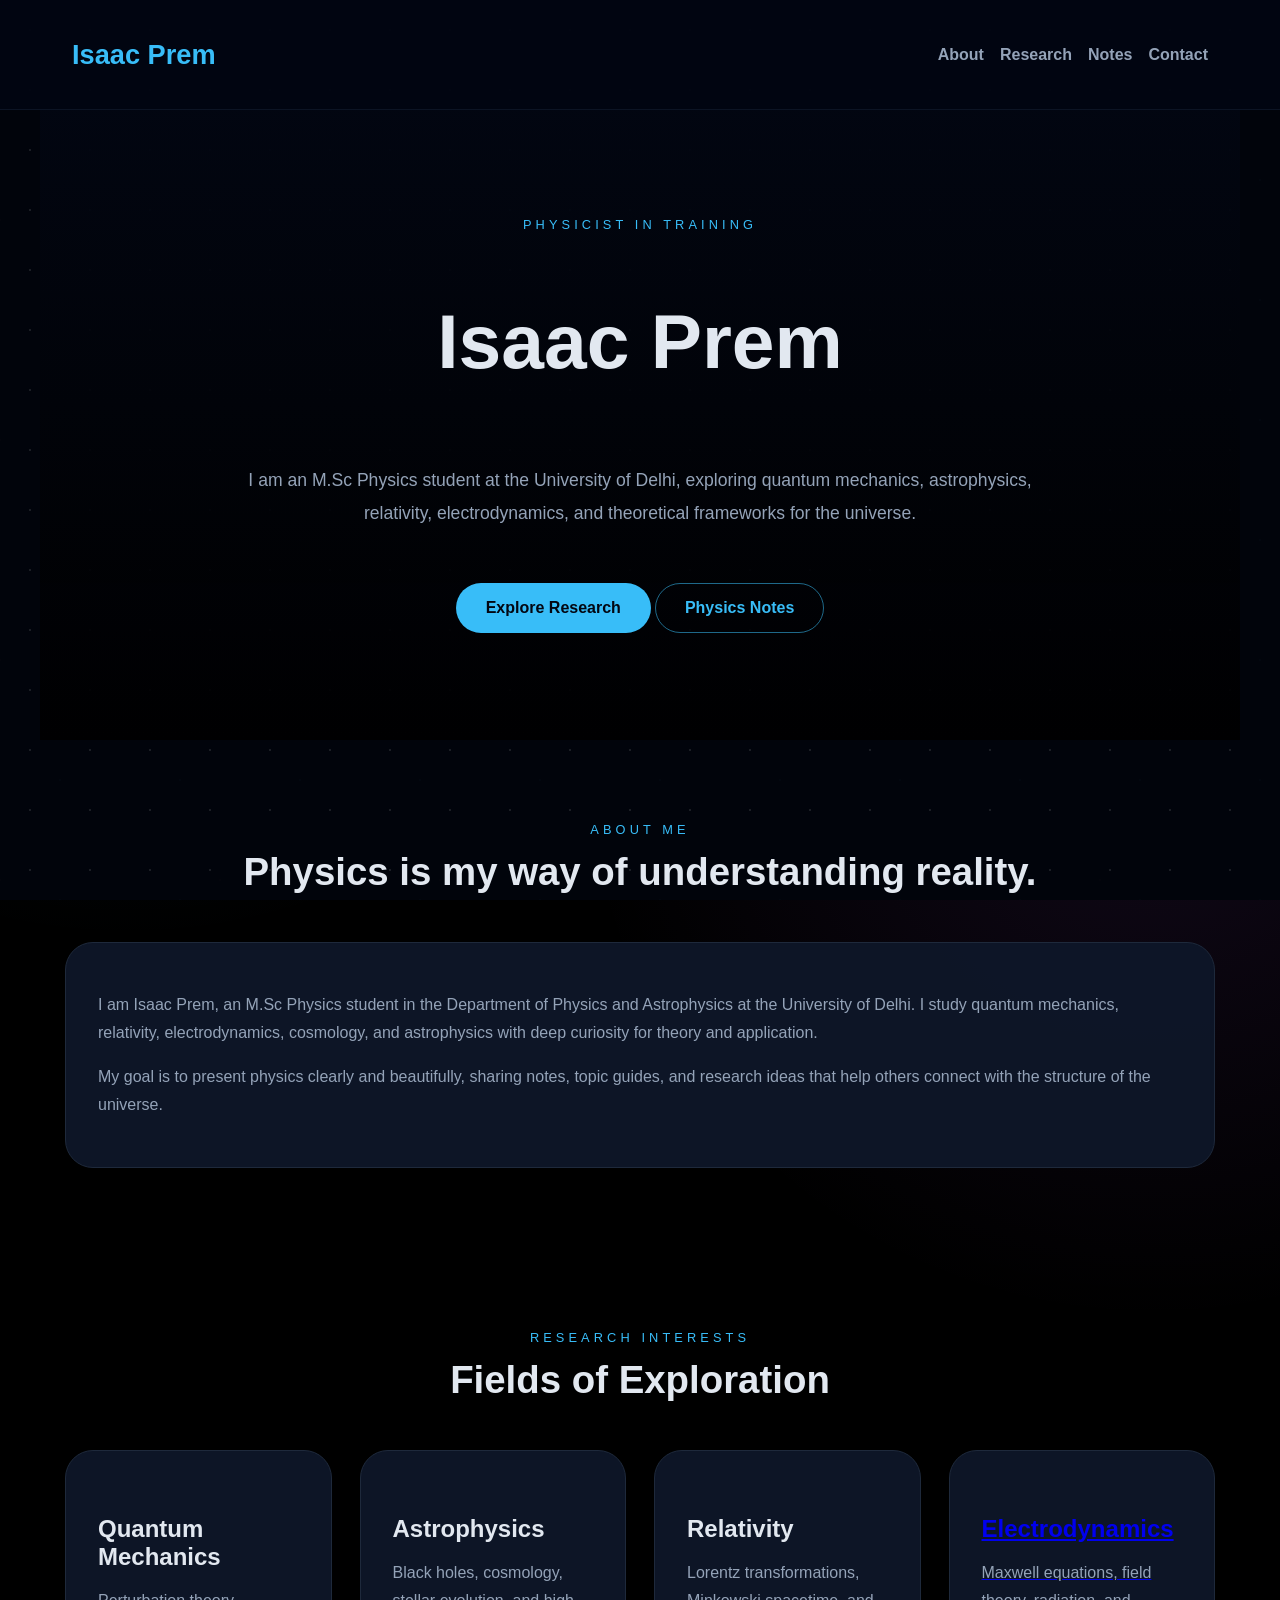
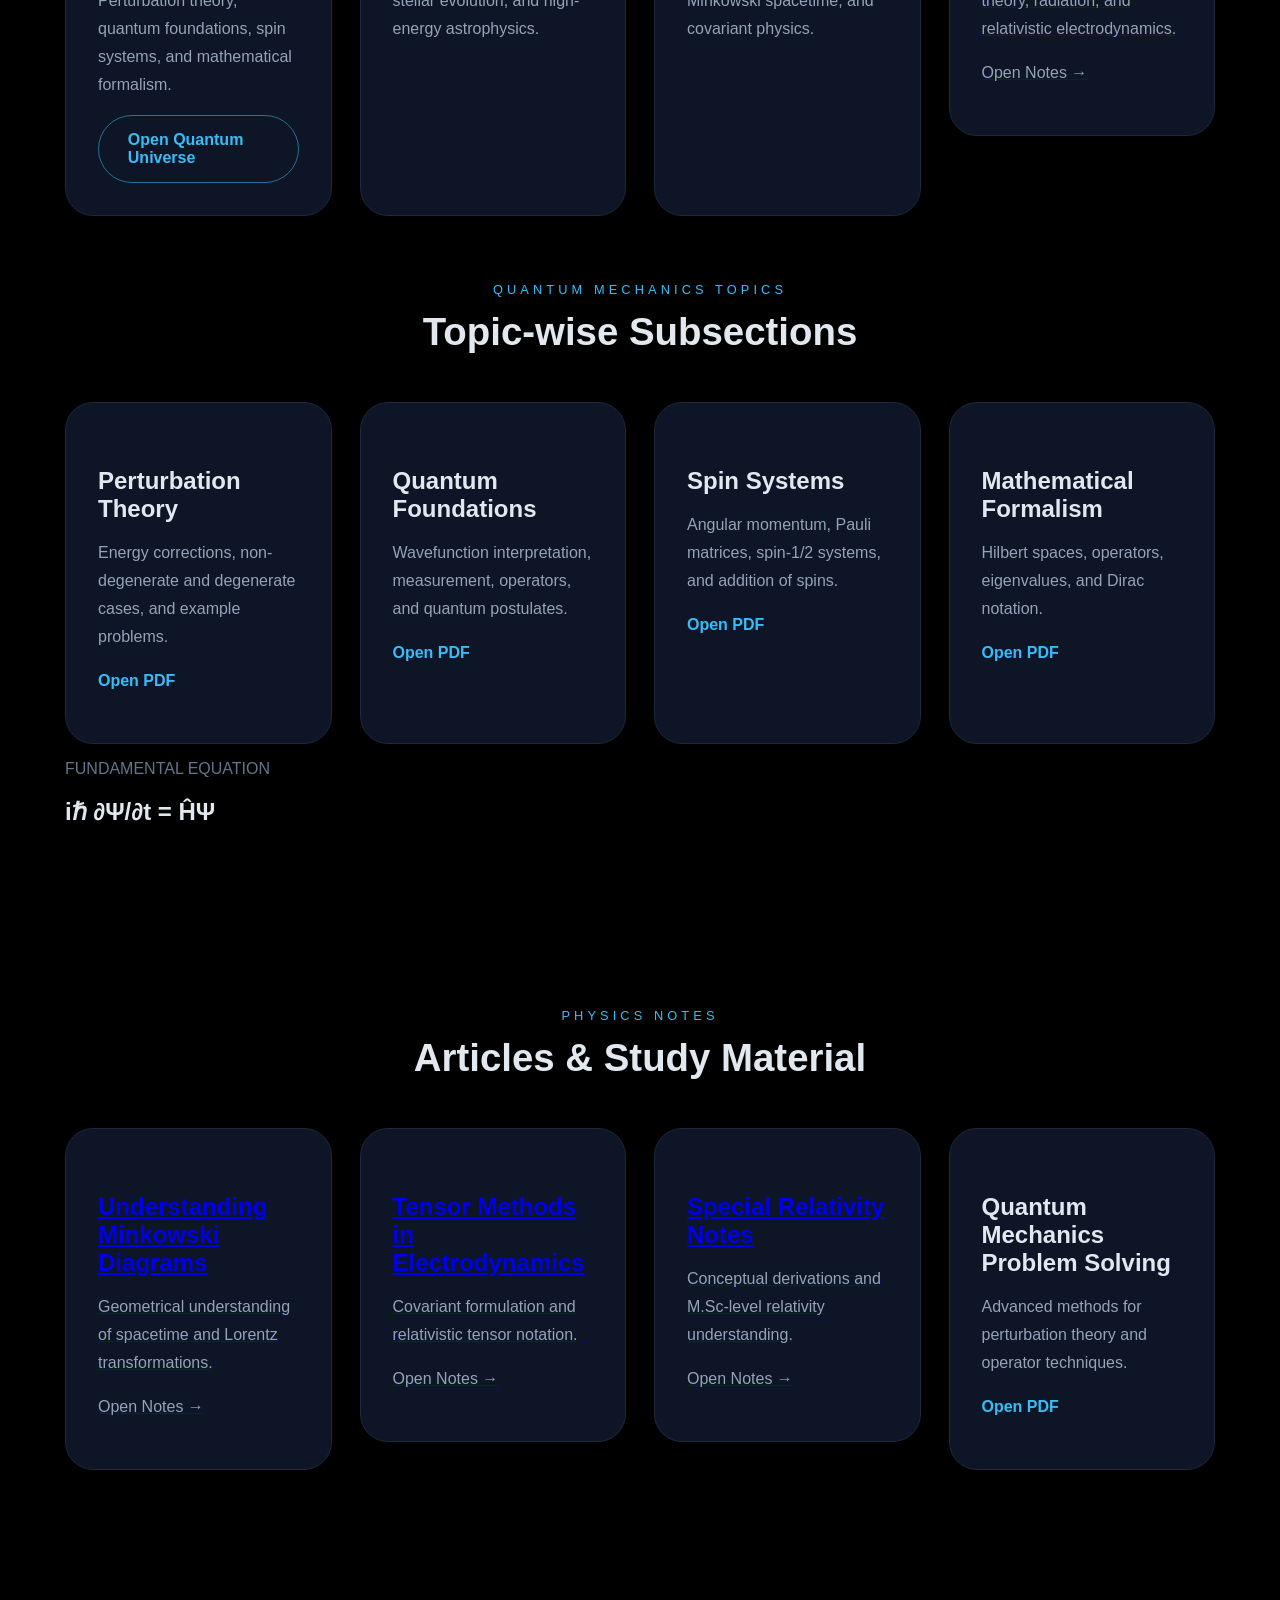
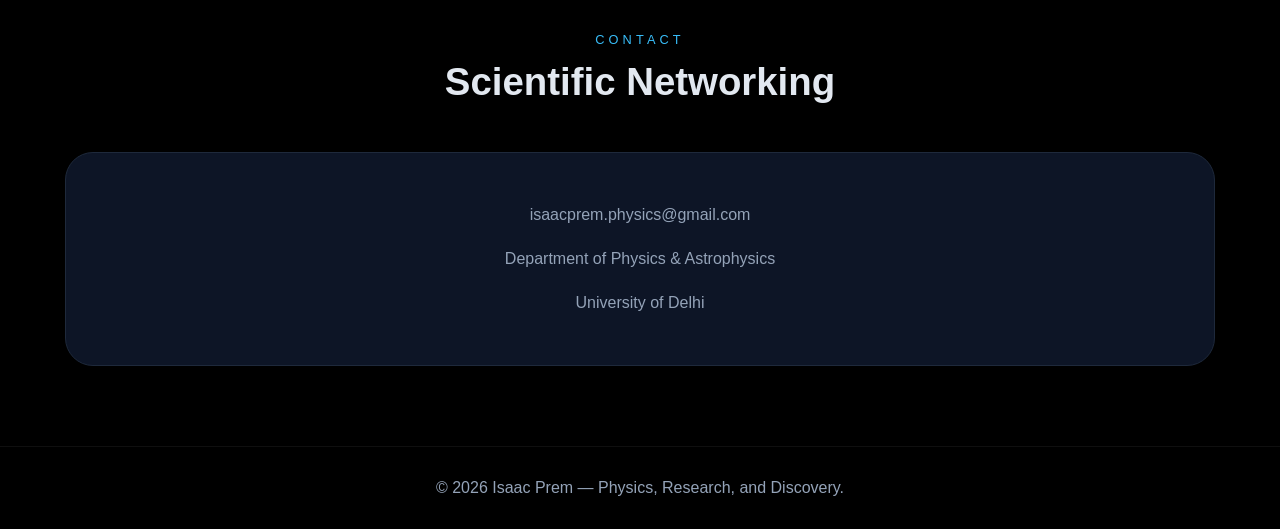
<file: index.html>
<!DOCTYPE html>
<html lang="en">
<head>
  <meta charset="UTF-8">
  <meta name="viewport" content="width=device-width, initial-scale=1.0">
  <title>Isaac Prem | Physicist</title>
  <link rel="stylesheet" href="styles.css">
</head>

<body>
  <div class="space-background"></div>

  <header>
    <nav>
      <h1>Isaac Prem</h1>
      <div class="nav-links">
        <a href="#about">About</a>
        <a href="#research">Research</a>
        <a href="#notes">Notes</a>
        <a href="#contact">Contact</a>
      </div>
    </nav>
  </header>

  <main>
    <section class="hero">
      <small>PHYSICIST IN TRAINING</small>
      <h2>Isaac Prem</h2>
      <p>
        I am an M.Sc Physics student at the University of Delhi, exploring quantum mechanics, astrophysics,
        relativity, electrodynamics, and theoretical frameworks for the universe.
      </p>
      <div class="hero-actions">
        <a href="#research" class="btn">Explore Research</a>
        <a href="#notes" class="button-link">Physics Notes</a>
      </div>
    </section>

    <section id="about">
      <div class="section-title">
        <small>ABOUT ME</small>
        <h3>Physics is my way of understanding reality.</h3>
      </div>
      <div class="card">
        <p>
          I am Isaac Prem, an M.Sc Physics student in the Department of Physics and Astrophysics at the University
          of Delhi. I study quantum mechanics, relativity, electrodynamics, cosmology, and astrophysics with
          deep curiosity for theory and application.
        </p>
        <p>
          My goal is to present physics clearly and beautifully, sharing notes, topic guides, and research ideas
          that help others connect with the structure of the universe.
        </p>
      </div>
    </section>

    <section id="research">
      <div class="section-title">
        <small>RESEARCH INTERESTS</small>
        <h3>Fields of Exploration</h3>
      </div>
      <div class="grid">
        <div class="card">
          <h4>Quantum Mechanics</h4>
          <p>Perturbation theory, quantum foundations, spin systems, and mathematical formalism.</p>
          <a href="quantum.html" class="btn button-link">Open Quantum Universe</a>
        </div>
        <div class="card">
          <h4>Astrophysics</h4>
          <p>Black holes, cosmology, stellar evolution, and high-energy astrophysics.</p>
        </div>
        <div class="card">
          <h4>Relativity</h4>
          <p>Lorentz transformations, Minkowski spacetime, and covariant physics.</p>
        </div>
        <a href="sourav-sur-2017.pdf" target="_blank" class="card-link">
          <div class="card">
            <h4>Electrodynamics</h4>
            <p>Maxwell equations, field theory, radiation, and relativistic electrodynamics.</p>
            <p class="note-link">Open Notes →</p>
          </div>
        </a>
      </div>

      <div class="section-title" style="margin-top: 4rem;">
        <small>QUANTUM MECHANICS TOPICS</small>
        <h3>Topic-wise Subsections</h3>
      </div>
      <div class="grid">
        <div class="card">
          <h4>Perturbation Theory</h4>
          <p>Energy corrections, non-degenerate and degenerate cases, and example problems.</p>
          <p class="note-link"><a href="quantum/perturbation-theory.pdf" target="_blank">Open PDF</a></p>
        </div>
        <div class="card">
          <h4>Quantum Foundations</h4>
          <p>Wavefunction interpretation, measurement, operators, and quantum postulates.</p>
          <p class="note-link"><a href="quantum/quantum-foundations.pdf" target="_blank">Open PDF</a></p>
        </div>
        <div class="card">
          <h4>Spin Systems</h4>
          <p>Angular momentum, Pauli matrices, spin-1/2 systems, and addition of spins.</p>
          <p class="note-link"><a href="quantum/spin-systems.pdf" target="_blank">Open PDF</a></p>
        </div>
        <div class="card">
          <h4>Mathematical Formalism</h4>
          <p>Hilbert spaces, operators, eigenvalues, and Dirac notation.</p>
          <p class="note-link"><a href="quantum/mathematical-formalism.pdf" target="_blank">Open PDF</a></p>
        </div>
      </div>

      <div class="equation">
        <p style="color:#64748b; margin-bottom:20px;">FUNDAMENTAL EQUATION</p>
        <h2>iℏ ∂Ψ/∂t = ĤΨ</h2>
      </div>
    </section>

    <section id="notes">
      <div class="section-title">
        <small>PHYSICS NOTES</small>
        <h3>Articles & Study Material</h3>
      </div>
      <div class="grid">
        <a href="Minkowski Space-Time.pdf" target="_blank" class="card-link">
          <div class="card">
            <h4>Understanding Minkowski Diagrams</h4>
            <p>Geometrical understanding of spacetime and Lorentz transformations.</p>
            <p class="note-link">Open Notes →</p>
          </div>
        </a>
        <a href="Tensor.pdf" target="_blank" class="card-link">
          <div class="card">
            <h4>Tensor Methods in Electrodynamics</h4>
            <p>Covariant formulation and relativistic tensor notation.</p>
            <p class="note-link">Open Notes →</p>
          </div>
        </a>
        <a href="relativity.pdf" target="_blank" class="card-link">
          <div class="card">
            <h4>Special Relativity Notes</h4>
            <p>Conceptual derivations and M.Sc-level relativity understanding.</p>
            <p class="note-link">Open Notes →</p>
          </div>
        </a>
        <div class="card">
          <h4>Quantum Mechanics Problem Solving</h4>
          <p>Advanced methods for perturbation theory and operator techniques.</p>
          <p class="note-link"><a href="quantum/quantum-problems.pdf" target="_blank">Open PDF</a></p>
        </div>
      </div>
    </section>

    <section id="contact">
      <div class="section-title">
        <small>CONTACT</small>
        <h3>Scientific Networking</h3>
      </div>
      <div class="card" style="text-align:center;">
        <p>isaacprem.physics@gmail.com</p>
        <p>Department of Physics & Astrophysics</p>
        <p>University of Delhi</p>
      </div>
    </section>
  </main>

  <footer>
    © 2026 Isaac Prem — Physics, Research, and Discovery.
  </footer>
</body>
</html>
</file>
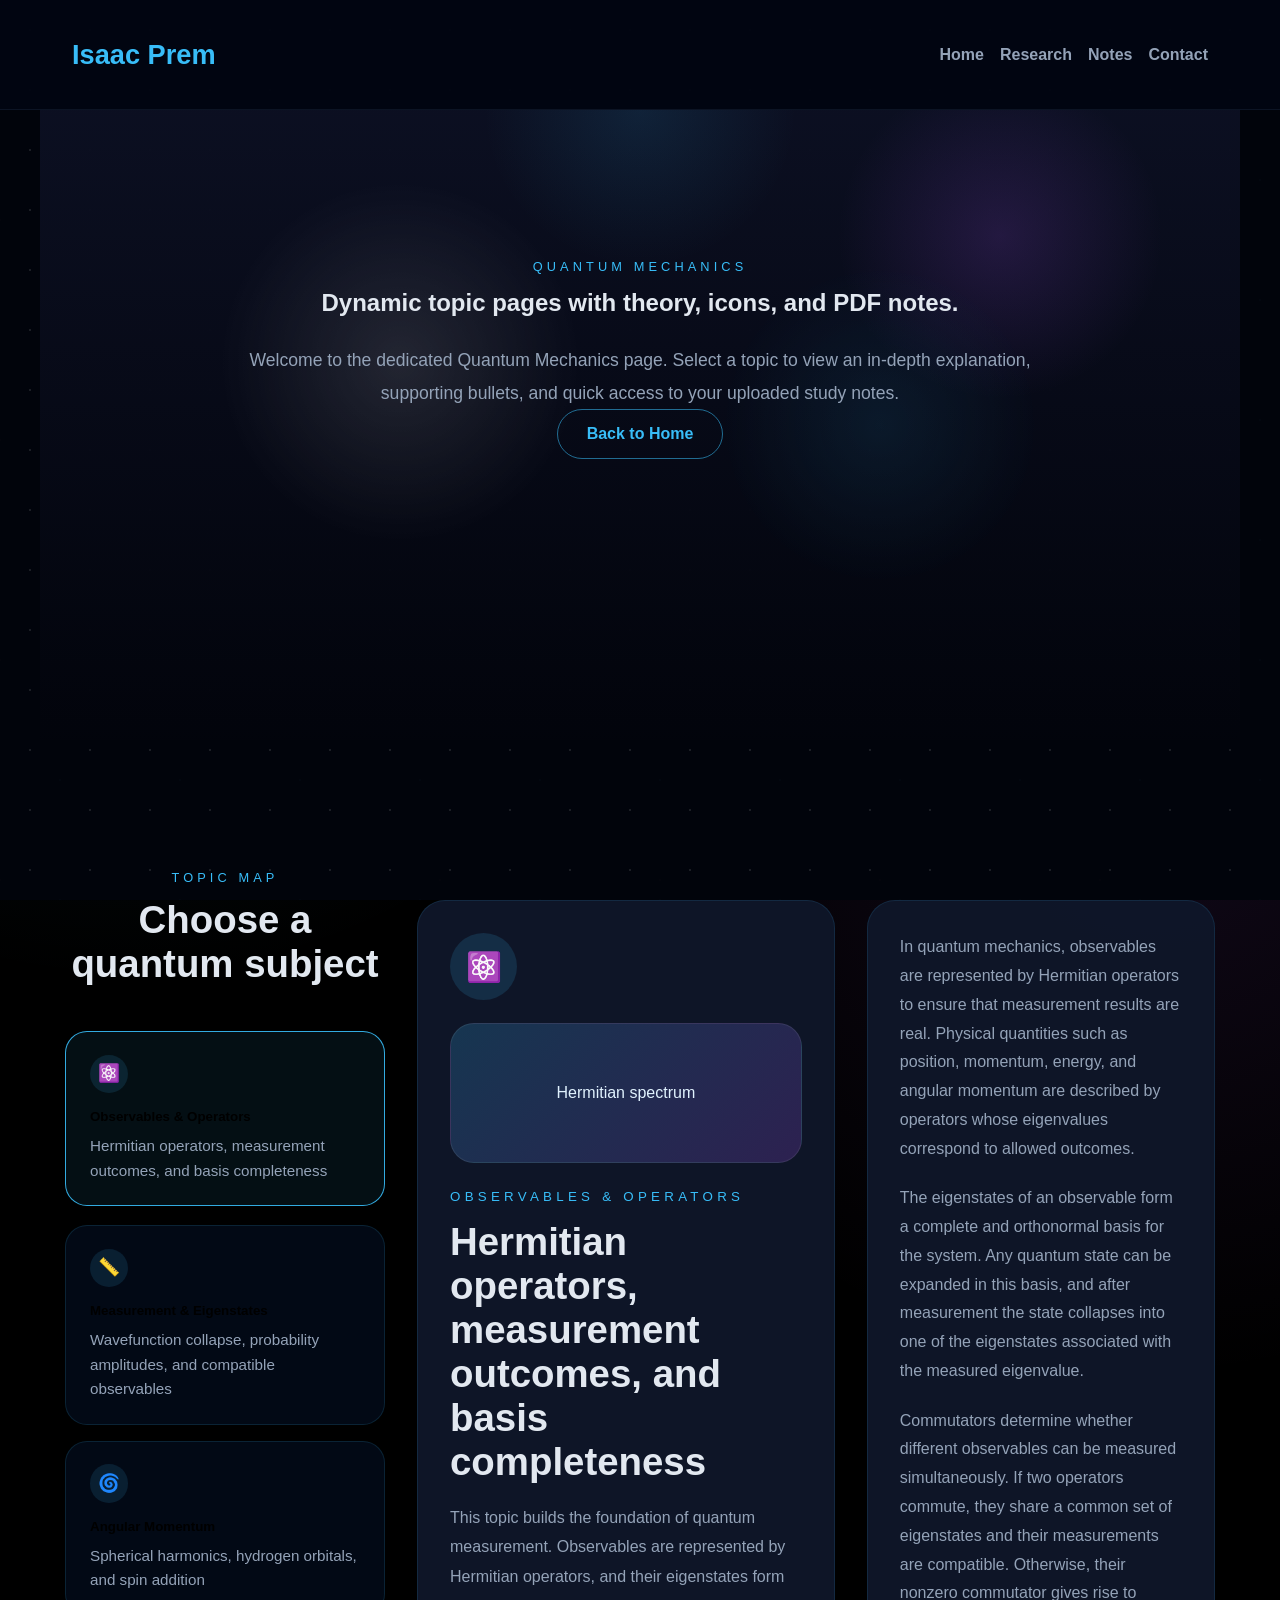
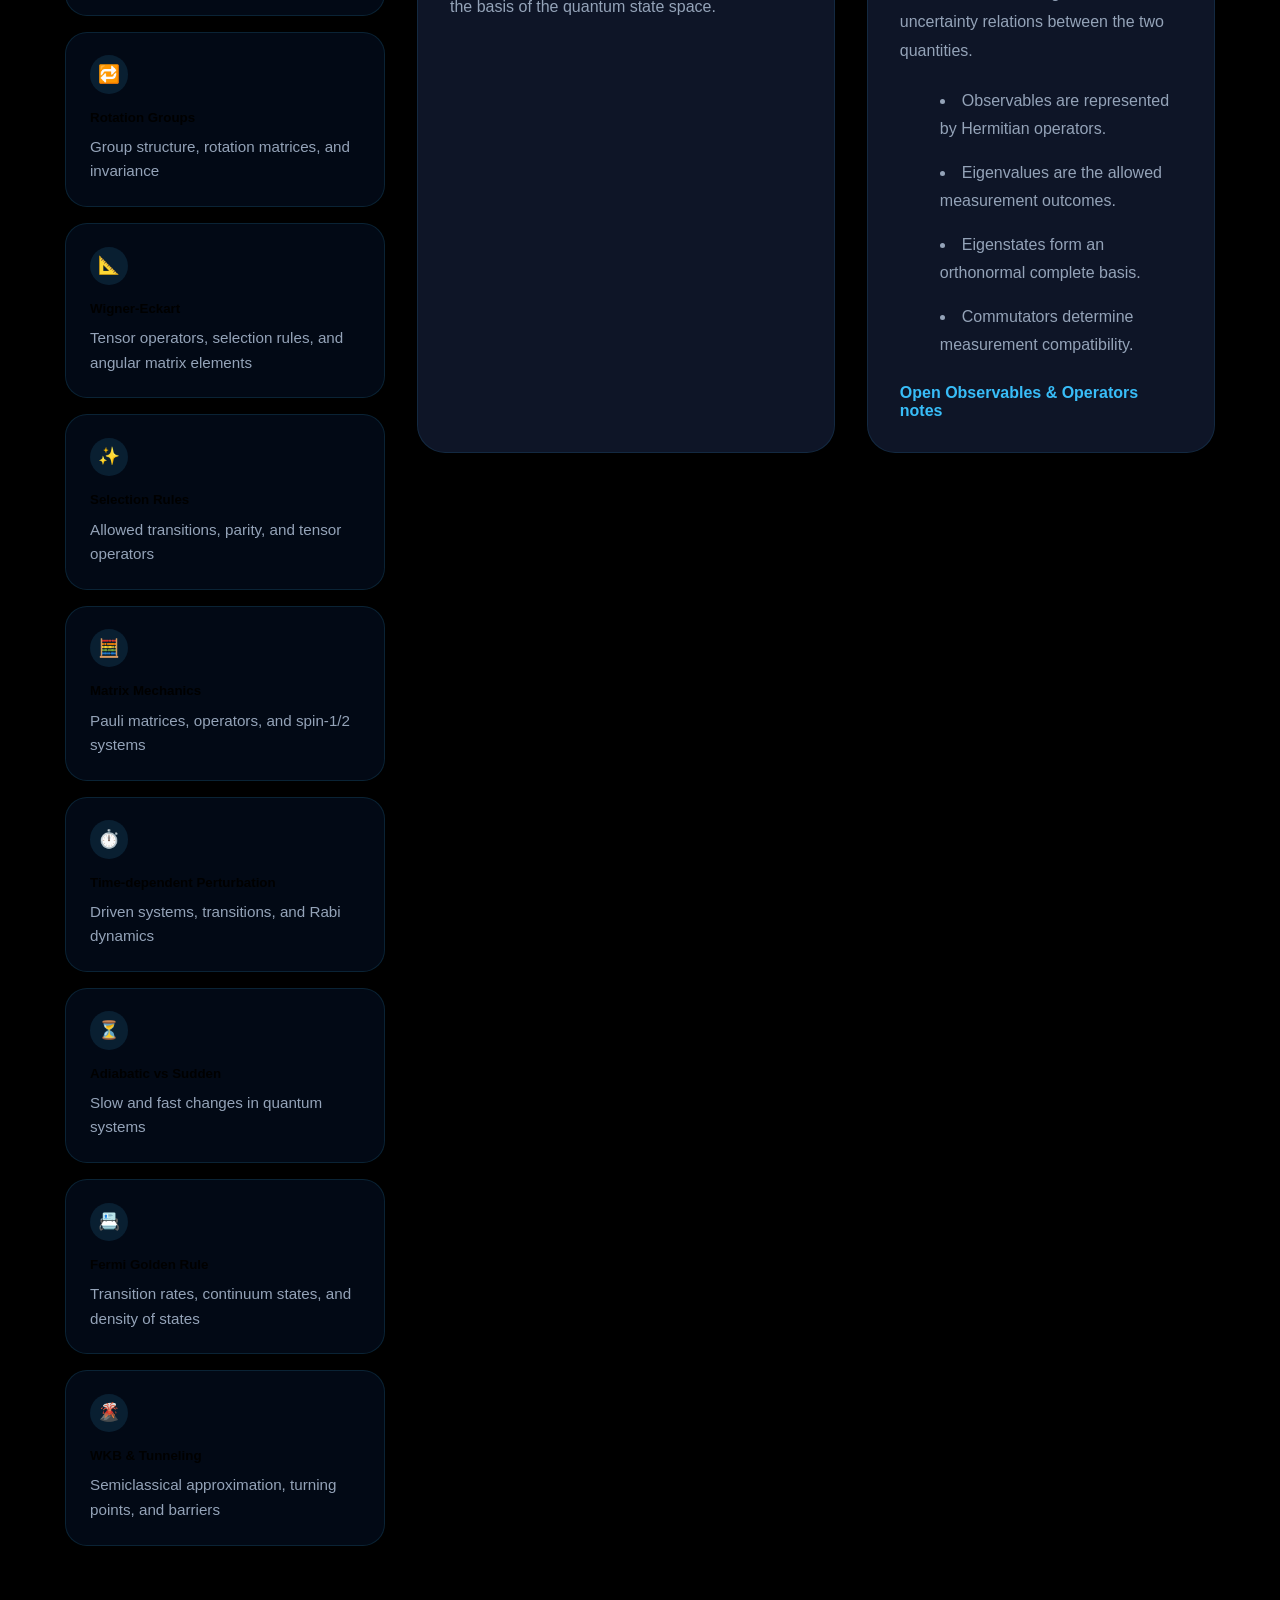
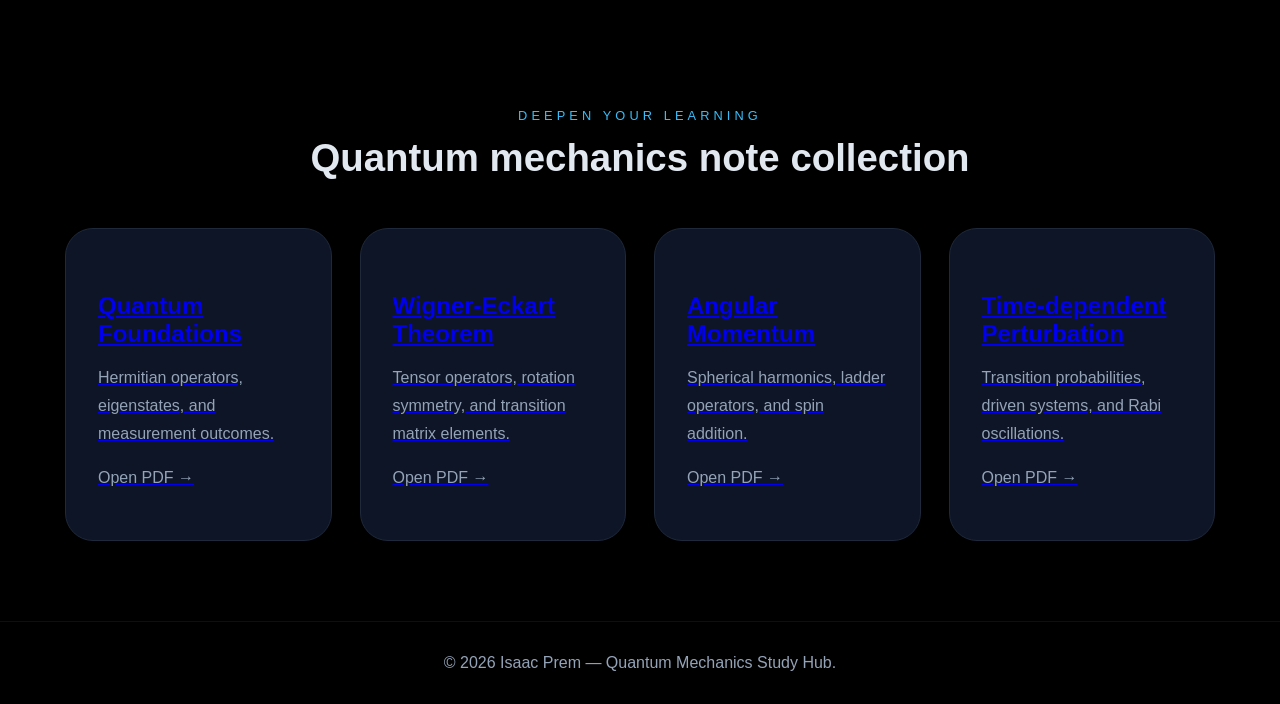
<file: quantum.html>
<!DOCTYPE html>
<html lang="en">
<head>
  <meta charset="UTF-8">
  <meta name="viewport" content="width=device-width, initial-scale=1.0">
  <title>Isaac Prem | Quantum Mechanics</title>
  <link rel="stylesheet" href="styles.css">
  <script src="quantum.js" defer></script>
</head>
<body class="quantum-page">
  <div class="space-background"></div>

  <header>
    <nav>
      <h1>Isaac Prem</h1>
      <div class="nav-links">
        <a href="index.html">Home</a>
        <a href="index.html#research">Research</a>
        <a href="index.html#notes">Notes</a>
        <a href="index.html#contact">Contact</a>
      </div>
    </nav>
  </header>

  <main>
    <section class="quantum-hero">
      <div class="hero-content">
        <small>QUANTUM MECHANICS</small>
        <h2>Dynamic topic pages with theory, icons, and PDF notes.</h2>
        <p>Welcome to the dedicated Quantum Mechanics page. Select a topic to view an in-depth explanation, supporting bullets, and quick access to your uploaded study notes.</p>
        <div class="hero-actions">
          <a href="index.html" class="button-link">Back to Home</a>
        </div>
      </div>
      <div class="orbit-container" aria-hidden="true">
        <span class="orbit orbit-1"></span>
        <span class="orbit orbit-2"></span>
        <span class="orbit orbit-3"></span>
        <span class="planet planet-1"></span>
        <span class="planet planet-2"></span>
        <span class="planet planet-3"></span>
      </div>
    </section>

    <section class="topic-grid">
      <div class="topic-sidebar">
        <div class="section-title">
          <small>TOPIC MAP</small>
          <h3>Choose a quantum subject</h3>
        </div>
        <div class="topic-list" id="topic-list"></div>
      </div>

      <div class="topic-detail-panel">
        <div class="topic-summary">
          <span class="topic-icon" id="topic-icon">⚛️</span>
          <div class="topic-visual" id="topic-visual">Quantum Insight</div>
          <small id="topic-label"></small>
          <h3 id="topic-title"></h3>
          <p id="topic-intro"></p>
        </div>
        <div class="topic-detail-text">
          <div id="topic-paragraphs"></div>
          <ul id="topic-bullets"></ul>
          <div class="topic-footer">
            <a id="topic-pdf" href="" target="_blank">Open full PDF notes</a>
          </div>
        </div>
      </div>
    </section>

    <section class="topic-cards">
      <div class="section-title">
        <small>DEEPEN YOUR LEARNING</small>
        <h3>Quantum mechanics note collection</h3>
      </div>
      <div class="grid">
        <a href="quantum/quantum-foundations.pdf" target="_blank" class="card-link">
          <div class="card">
            <h4>Quantum Foundations</h4>
            <p>Hermitian operators, eigenstates, and measurement outcomes.</p>
            <p class="note-link">Open PDF →</p>
          </div>
        </a>
        <a href="quantum/wigner-eckart-theorem.pdf" target="_blank" class="card-link">
          <div class="card">
            <h4>Wigner-Eckart Theorem</h4>
            <p>Tensor operators, rotation symmetry, and transition matrix elements.</p>
            <p class="note-link">Open PDF →</p>
          </div>
        </a>
        <a href="quantum/hydrogen-angular-momentum.pdf" target="_blank" class="card-link">
          <div class="card">
            <h4>Angular Momentum</h4>
            <p>Spherical harmonics, ladder operators, and spin addition.</p>
            <p class="note-link">Open PDF →</p>
          </div>
        </a>
        <a href="quantum/time-dependent-perturbation.pdf" target="_blank" class="card-link">
          <div class="card">
            <h4>Time-dependent Perturbation</h4>
            <p>Transition probabilities, driven systems, and Rabi oscillations.</p>
            <p class="note-link">Open PDF →</p>
          </div>
        </a>
      </div>
    </section>
  </main>

  <footer>
    © 2026 Isaac Prem — Quantum Mechanics Study Hub.
  </footer>
</body>
</html>
</file>
<file: styles.css>
/* Cosmic theme, animated background, and responsive layout */
:root {
  --bg: #020617;
  --surface: rgba(15, 23, 42, 0.92);
  --surface-strong: rgba(15, 23, 42, 0.98);
  --border: #1e293b;
  --text: #e2e8f0;
  --muted: #94a3b8;
  --brand: #38bdf8;
  --brand-strong: #0ea5e9;
}

* {
  box-sizing: border-box;
}

html {
  scroll-behavior: smooth;
}

body {
  margin: 0;
  min-height: 100%;
  font-family: Inter, Arial, sans-serif;
  background: radial-gradient(circle at 10% 10%, rgba(56, 189, 248, 0.11), transparent 16%), radial-gradient(circle at 90% 20%, rgba(168, 85, 247, 0.1), transparent 18%), #000;
  color: var(--text);
  overflow-x: hidden;
}

.space-background {
  position: fixed;
  inset: 0;
  z-index: -2;
  background-color: #01040b;
}

.space-background::before,
.space-background::after {
  content: "";
  position: absolute;
  inset: 0;
  background-repeat: repeat;
  pointer-events: none;
}

.space-background::before {
  background-image: radial-gradient(circle, rgba(255, 255, 255, 0.85) 1px, transparent 1px);
  background-size: 60px 60px;
  opacity: 0.12;
  animation: drift 60s linear infinite;
}

.space-background::after {
  background-image: radial-gradient(circle, rgba(56, 189, 248, 0.24) 1px, transparent 1px), radial-gradient(circle, rgba(248, 113, 113, 0.18) 1px, transparent 1px);
  background-size: 120px 120px, 220px 220px;
  background-position: 0 0, 110px 110px;
  opacity: 0.08;
}

@keyframes drift {
  from { background-position: 0 0; }
  to { background-position: 1200px 1200px; }
}

header {
  position: sticky;
  top: 0;
  background: rgba(2, 6, 18, 0.95);
  border-bottom: 1px solid rgba(60, 90, 120, 0.18);
  z-index: 10;
}

nav {
  display: flex;
  align-items: center;
  justify-content: space-between;
  gap: 1rem;
  max-width: 1200px;
  margin: auto;
  padding: 1rem 2rem;
}

nav h1 {
  font-size: 1.7rem;
  color: var(--brand);
}

.nav-links {
  display: flex;
  flex-wrap: wrap;
  gap: 1rem;
}

nav a {
  color: var(--muted);
  text-decoration: none;
  font-weight: 600;
}

nav a:hover,
nav a:focus-visible {
  color: white;
}

main {
  max-width: 1200px;
  margin: 0 auto;
}

section {
  padding: 80px 25px;
}

.hero,
.quantum-hero {
  position: relative;
  min-height: 70vh;
  display: grid;
  place-items: center;
  text-align: center;
  padding: 5rem 1.5rem;
}

.hero {
  background: linear-gradient(180deg, rgba(2, 6, 18, 0.94) 0%, rgba(0, 0, 0, 0.9) 100%);
}

.hero small,
.quantum-hero small {
  display: inline-block;
  margin-bottom: 1rem;
  color: var(--brand);
  letter-spacing: 0.32em;
  text-transform: uppercase;
  font-size: 0.8rem;
}

.hero h2,
.quantum-hero h2,
.quantum-hero h3 {
  margin: 0;
  line-height: 1.05;
}

.hero h2 {
  font-size: clamp(3rem, 6vw, 5rem);
}

.hero p,
.quantum-hero p {
  max-width: 820px;
  margin: 1.8rem auto 0;
  color: var(--muted);
  font-size: 1.1rem;
  line-height: 1.85;
}

.btn,
.button-link {
  display: inline-flex;
  align-items: center;
  justify-content: center;
  padding: 0.95rem 1.8rem;
  border-radius: 999px;
  border: 1px solid transparent;
  background: var(--brand);
  color: #030712;
  text-decoration: none;
  font-weight: 700;
  transition: transform 0.25s ease, background-color 0.25s ease, box-shadow 0.25s ease;
  cursor: pointer;
}

.button-link {
  background: transparent;
  color: var(--brand);
  border-color: rgba(56, 189, 248, 0.55);
}

.button-link:hover,
.btn:hover {
  transform: translateY(-3px);
  box-shadow: 0 18px 35px rgba(56, 189, 248, 0.14);
}

.section-title {
  text-align: center;
  margin-bottom: 3rem;
}

.section-title small {
  color: var(--brand);
  letter-spacing: 0.32em;
  font-size: 0.8rem;
}

.section-title h3 {
  font-size: clamp(2rem, 3vw, 3.2rem);
  margin-top: 0.75rem;
}

.grid {
  display: grid;
  gap: 1.75rem;
  grid-template-columns: repeat(auto-fit, minmax(260px, 1fr));
}

.card {
  background: var(--surface);
  border: 1px solid var(--border);
  border-radius: 28px;
  padding: 2rem;
  transition: transform 0.3s ease, border-color 0.3s ease, box-shadow 0.3s ease;
  position: relative;
  overflow: hidden;
}

.card:hover {
  transform: translateY(-6px);
  border-color: rgba(56, 189, 248, 0.7);
  box-shadow: 0 20px 50px rgba(2, 12, 28, 0.3);
}

.card h4 {
  margin-bottom: 1rem;
  font-size: 1.5rem;
}

.card p,
.card li {
  color: var(--muted);
  line-height: 1.75;
}

.card strong {
  color: white;
}

.card a {
  color: var(--brand);
  text-decoration: none;
}

.card button {
  margin-top: 1.5rem;
}

.note-link a {
  color: var(--brand);
  font-weight: 700;
}

.hidden-section {
  display: none;
}

.hidden-section.active {
  display: block;
}

.quantum-hero {
  background: radial-gradient(circle at top, rgba(56, 189, 248, 0.11), transparent 18%), radial-gradient(circle at 80% 20%, rgba(168, 85, 247, 0.16), transparent 15%), linear-gradient(180deg, rgba(12, 16, 35, 0.95), rgba(2, 4, 12, 0.95));
}

.quantum-hero::before {
  content: "";
  position: absolute;
  inset: 0;
  background: radial-gradient(circle at 30% 40%, rgba(255, 255, 255, 0.15), transparent 20%), radial-gradient(circle at 70% 50%, rgba(56, 189, 248, 0.12), transparent 18%);
  opacity: 0.75;
}

.quantum-hero > * {
  position: relative;
  z-index: 1;
}

.quantum-preview {
  margin-top: 2rem;
  display: grid;
  gap: 1.5rem;
  grid-template-columns: repeat(auto-fit, minmax(260px, 1fr));
}

.preview-card {
  background: rgba(255, 255, 255, 0.05);
  border: 1px solid rgba(255, 255, 255, 0.08);
  border-radius: 24px;
  padding: 1.8rem;
  min-height: 220px;
}

.preview-card h4 {
  margin-bottom: 0.9rem;
}

.preview-card p {
  margin: 0;
}

.topic-area {
  margin-top: 2rem;
}

.topic-wrapper {
  display: grid;
  gap: 2rem;
}

.topic-list {
  display: grid;
  gap: 1rem;
  grid-template-columns: repeat(auto-fit, minmax(220px, 1fr));
}

.topic-card {
  background: rgba(3, 10, 24, 0.9);
  border: 1px solid rgba(56, 189, 248, 0.14);
  border-radius: 22px;
  padding: 1.4rem 1.5rem;
  text-align: left;
  cursor: pointer;
  transition: border-color 0.25s ease, transform 0.25s ease, background-color 0.25s ease;
}

.topic-card-icon {
  display: inline-flex;
  width: 2.4rem;
  height: 2.4rem;
  align-items: center;
  justify-content: center;
  border-radius: 999px;
  background: rgba(56, 189, 248, 0.12);
  margin-bottom: 1rem;
  font-size: 1.1rem;
}

.topic-card strong {
  display: block;
  margin-bottom: 0.5rem;
}

.topic-card span:last-child {
  display: block;
  margin-top: 0.65rem;
  color: var(--muted);
  font-size: 0.95rem;
  line-height: 1.6;
}

.topic-card:hover,
.topic-card.active {
  border-color: rgba(56, 189, 248, 0.9);
  transform: translateY(-3px);
  background: rgba(56, 189, 248, 0.08);
}

.topic-card:hover,
.topic-card.active {
  border-color: rgba(56, 189, 248, 0.9);
  transform: translateY(-3px);
}

.topic-card h4 {
  margin: 0;
  font-size: 1.2rem;
}

.topic-card p {
  margin-top: 0.85rem;
  color: var(--muted);
}

.topic-detail,
.topic-detail-panel {
  display: grid;
  gap: 2rem;
  grid-template-columns: 1.2fr 1fr;
  margin-top: 2rem;
  align-items: stretch;
}

.topic-grid {
  display: grid;
  grid-template-columns: 320px 1fr;
  gap: 2rem;
  align-items: start;
  margin-top: 3rem;
}

.topic-summary {
  padding: 2rem;
  border-radius: 28px;
  background: rgba(15, 23, 42, 0.95);
  border: 1px solid rgba(56, 189, 248, 0.12);
}

.topic-summary .topic-icon {
  display: inline-flex;
  align-items: center;
  justify-content: center;
  width: 4.2rem;
  height: 4.2rem;
  border-radius: 50%;
  background: rgba(56, 189, 248, 0.14);
  color: white;
  font-size: 1.8rem;
  margin-bottom: 1.4rem;
}

.topic-visual {
  margin-bottom: 1.5rem;
  min-height: 140px;
  border-radius: 24px;
  display: grid;
  place-items: center;
  background: linear-gradient(135deg, rgba(56, 189, 248, 0.2), rgba(168, 85, 247, 0.2));
  color: #e0f2fe;
  font-size: 1rem;
  line-height: 1.5;
  text-align: center;
  padding: 1.3rem;
  border: 1px solid rgba(255, 255, 255, 0.08);
}

.topic-summary small {
  display: inline-block;
  margin-bottom: 1rem;
  letter-spacing: 0.32em;
  text-transform: uppercase;
  color: var(--brand);
}

.topic-summary h3 {
  margin: 0 0 1.2rem;
  font-size: clamp(2rem, 3vw, 2.8rem);
}

.topic-summary p {
  margin: 0;
  color: var(--muted);
  line-height: 1.85;
}

.topic-detail-text {
  background: rgba(15, 23, 42, 0.95);
  border: 1px solid rgba(56, 189, 248, 0.12);
  border-radius: 28px;
  padding: 2rem;
}

.topic-detail-text p {
  margin: 0 0 1.3rem;
  color: var(--muted);
  line-height: 1.8;
}

.topic-detail-text ul {
  list-style: inside disc;
  margin: 0 0 1.5rem;
  color: var(--muted);
  line-height: 1.8;
}

.topic-detail-text li {
  margin-bottom: 0.9rem;
}

.topic-footer {
  margin-top: 1.3rem;
}

.topic-footer a {
  color: var(--brand);
  font-weight: 700;
}

@media (max-width: 980px) {
  .topic-grid {
    grid-template-columns: 1fr;
  }
}

@media (max-width: 720px) {
  .topic-grid,
  .topic-detail,
  .topic-detail-panel {
    grid-template-columns: 1fr;
  }
}

.detail-image {
  min-height: 420px;
  border-radius: 28px;
  overflow: hidden;
  border: 1px solid rgba(56, 189, 248, 0.16);
  background: radial-gradient(circle at 20% 25%, rgba(56, 189, 248, 0.18), transparent 22%), radial-gradient(circle at 80% 30%, rgba(168, 85, 247, 0.14), transparent 18%), linear-gradient(180deg, rgba(0, 5, 16, 0.95), rgba(1, 9, 26, 0.98));
  position: relative;
}

.detail-image::after {
  content: "";
  position: absolute;
  inset: 0;
  background-size: 12px 12px;
  background-image: radial-gradient(circle, rgba(255,255,255,0.18) 1px, transparent 1px);
  opacity: 0.2;
}

.detail-image .detail-visual {
  position: absolute;
  inset: 0;
  display: grid;
  place-items: center;
  color: rgba(255,255,255,0.85);
  font-size: 0.95rem;
  padding: 2rem;
  text-align: center;
}

.topic-content {
  display: flex;
  flex-direction: column;
  justify-content: space-between;
  min-height: 420px;
  background: rgba(2, 8, 22, 0.95);
  border: 1px solid rgba(255,255,255,0.06);
  border-radius: 28px;
  padding: 2rem;
}

.topic-content small {
  color: var(--brand);
  text-transform: uppercase;
  letter-spacing: 0.25em;
  display: inline-block;
  margin-bottom: 1rem;
}

.topic-content h3 {
  margin: 0 0 1rem;
  line-height: 1.2;
  font-size: clamp(2rem, 3vw, 2.8rem);
}

.topic-content p {
  color: var(--muted);
  line-height: 1.8;
}

.topic-content ul {
  margin: 1.5rem 0;
  padding-left: 1.3rem;
  color: var(--muted);
  line-height: 1.8;
}

.topic-content li {
  margin-bottom: 0.85rem;
}

.topic-footer {
  display: flex;
  flex-wrap: wrap;
  gap: 1rem;
  align-items: center;
  margin-top: 1rem;
}

.topic-footer a {
  color: var(--brand);
  text-decoration: none;
  font-weight: 700;
}

footer {
  border-top: 1px solid rgba(255,255,255,0.06);
  text-align: center;
  padding: 2rem 1rem;
  color: var(--muted);
}

@media (max-width: 900px) {
  .topic-detail {
    grid-template-columns: 1fr;
  }
}

@media (max-width: 720px) {
  nav {
    flex-direction: column;
    gap: 1rem;
  }

  section {
    padding: 60px 18px;
  }

  .hero,
  .quantum-hero {
    padding: 4rem 1rem;
  }

  .topic-list {
    grid-template-columns: 1fr;
  }
}
</file>
